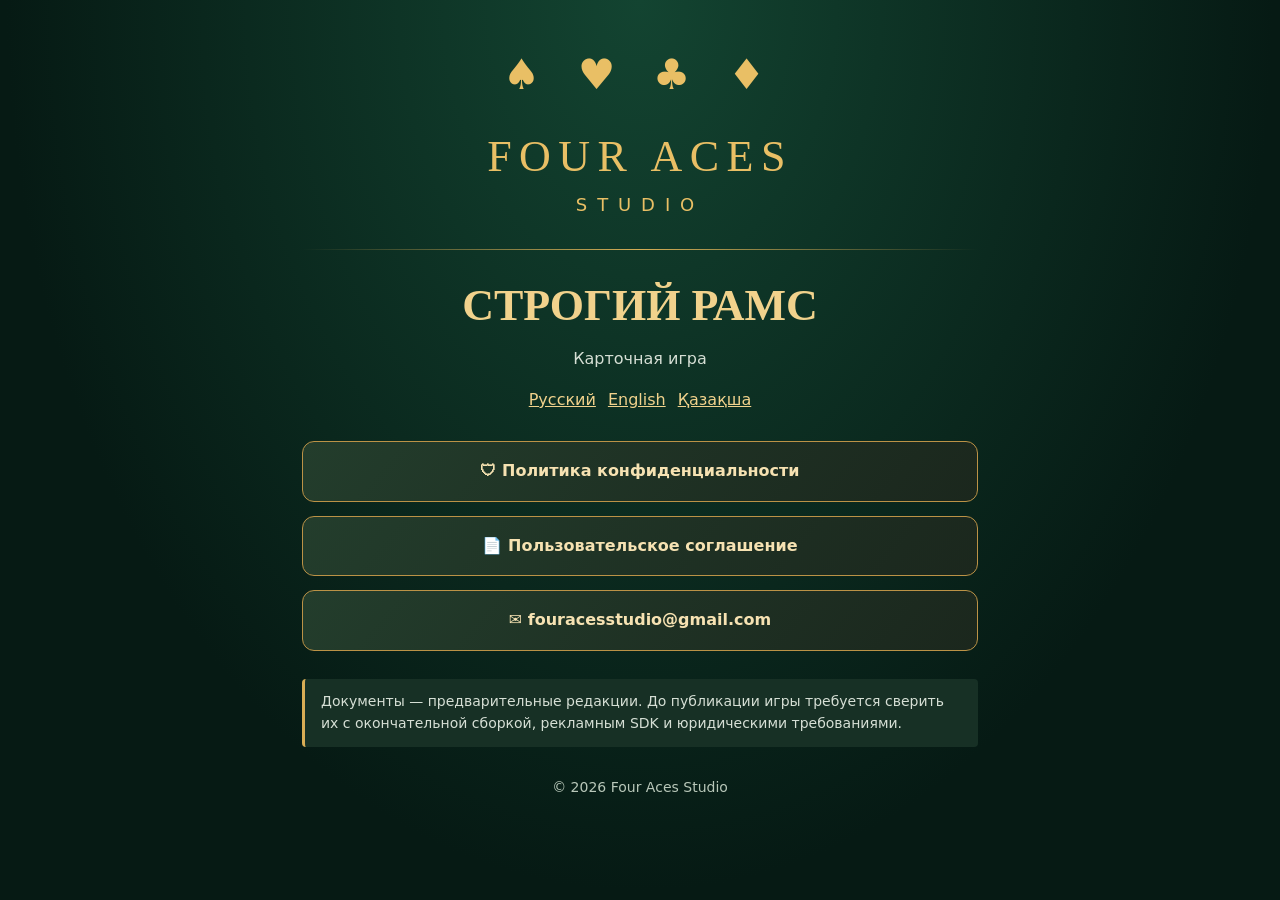
<file: index.html>
<!doctype html><html lang="ru"><head><meta charset="utf-8"><meta name="viewport" content="width=device-width,initial-scale=1"><meta name="description" content="Four Aces Studio — СТРОГИЙ РАМС"><title>Four Aces Studio — СТРОГИЙ РАМС</title><link rel="stylesheet" href="style.css"></head><body><main><div class="suits" aria-hidden="true">♠ ♥ ♣ ♦</div><div class="brand">FOUR ACES</div><div class="studio">STUDIO</div><div class="rule"></div><h1>СТРОГИЙ РАМС</h1><p>Карточная игра</p><div class="langs"><a href="index.ru.html" lang="ru">Русский</a> <a href="index.en.html" lang="en">English</a> <a href="index.kk.html" lang="kk">Қазақша</a></div><div class="links"><a href="privacy.ru.html">🛡 Политика конфиденциальности</a><a href="terms.ru.html">📄 Пользовательское соглашение</a><a href="mailto:fouracesstudio@gmail.com">✉ fouracesstudio@gmail.com</a></div><p class="notice">Документы — предварительные редакции. До публикации игры требуется сверить их с окончательной сборкой, рекламным SDK и юридическими требованиями.</p><div class="footer">© 2026 Four Aces Studio</div></main></body></html>
</file>
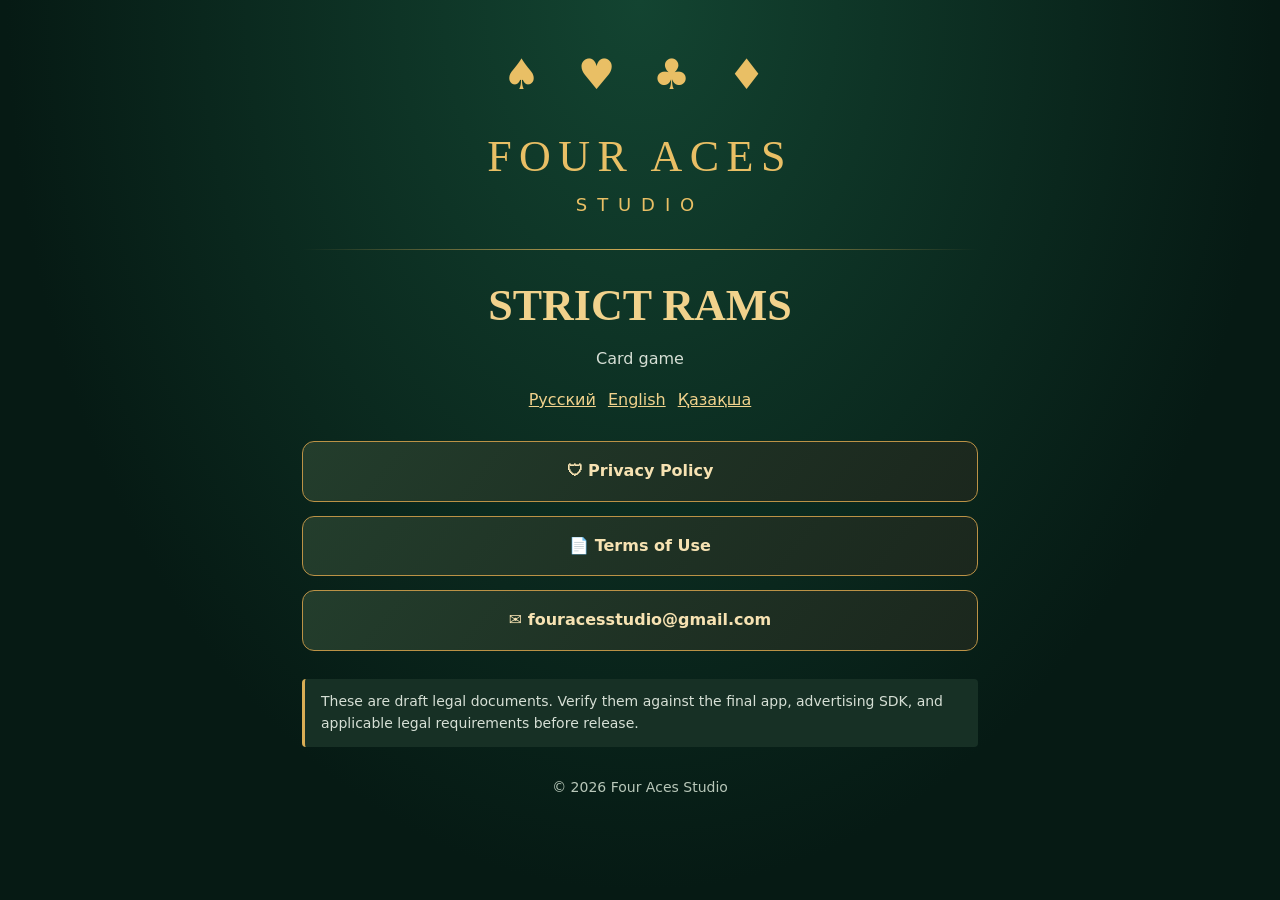
<file: index.en.html>
<!doctype html><html lang="en"><head><meta charset="utf-8"><meta name="viewport" content="width=device-width,initial-scale=1"><meta name="description" content="Four Aces Studio — STRICT RAMS"><title>Four Aces Studio — STRICT RAMS</title><link rel="stylesheet" href="style.css"></head><body><main><div class="suits" aria-hidden="true">♠ ♥ ♣ ♦</div><div class="brand">FOUR ACES</div><div class="studio">STUDIO</div><div class="rule"></div><h1>STRICT RAMS</h1><p>Card game</p><div class="langs"><a href="index.ru.html" lang="ru">Русский</a> <a href="index.en.html" lang="en">English</a> <a href="index.kk.html" lang="kk">Қазақша</a></div><div class="links"><a href="privacy.en.html">🛡 Privacy Policy</a><a href="terms.en.html">📄 Terms of Use</a><a href="mailto:fouracesstudio@gmail.com">✉ fouracesstudio@gmail.com</a></div><p class="notice">These are draft legal documents. Verify them against the final app, advertising SDK, and applicable legal requirements before release.</p><div class="footer">© 2026 Four Aces Studio</div></main></body></html>
</file>
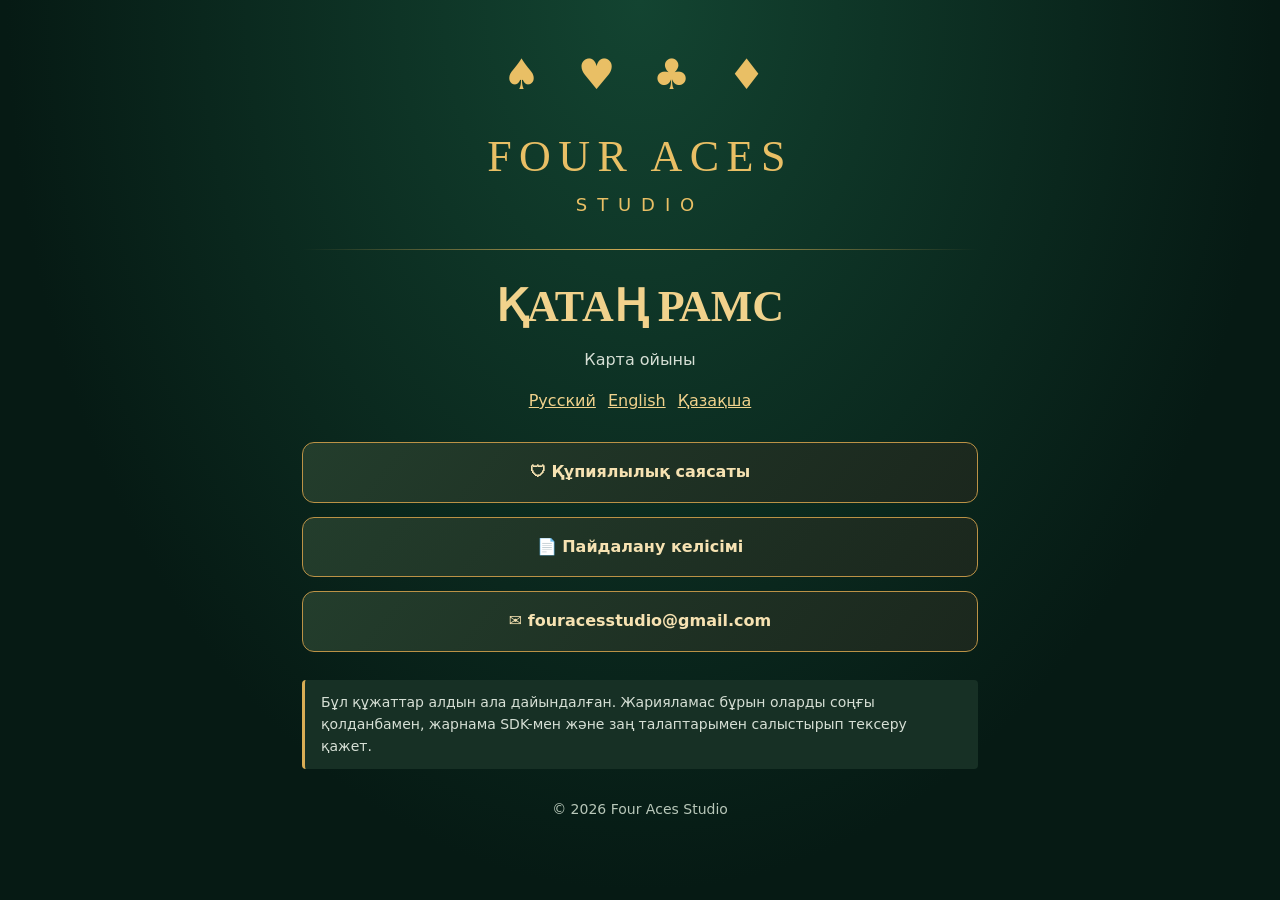
<file: index.kk.html>
<!doctype html><html lang="kk"><head><meta charset="utf-8"><meta name="viewport" content="width=device-width,initial-scale=1"><meta name="description" content="Four Aces Studio — ҚАТАҢ РАМС"><title>Four Aces Studio — ҚАТАҢ РАМС</title><link rel="stylesheet" href="style.css"></head><body><main><div class="suits" aria-hidden="true">♠ ♥ ♣ ♦</div><div class="brand">FOUR ACES</div><div class="studio">STUDIO</div><div class="rule"></div><h1>ҚАТАҢ РАМС</h1><p>Карта ойыны</p><div class="langs"><a href="index.ru.html" lang="ru">Русский</a> <a href="index.en.html" lang="en">English</a> <a href="index.kk.html" lang="kk">Қазақша</a></div><div class="links"><a href="privacy.kk.html">🛡 Құпиялылық саясаты</a><a href="terms.kk.html">📄 Пайдалану келісімі</a><a href="mailto:fouracesstudio@gmail.com">✉ fouracesstudio@gmail.com</a></div><p class="notice">Бұл құжаттар алдын ала дайындалған. Жарияламас бұрын оларды соңғы қолданбамен, жарнама SDK-мен және заң талаптарымен салыстырып тексеру қажет.</p><div class="footer">© 2026 Four Aces Studio</div></main></body></html>
</file>
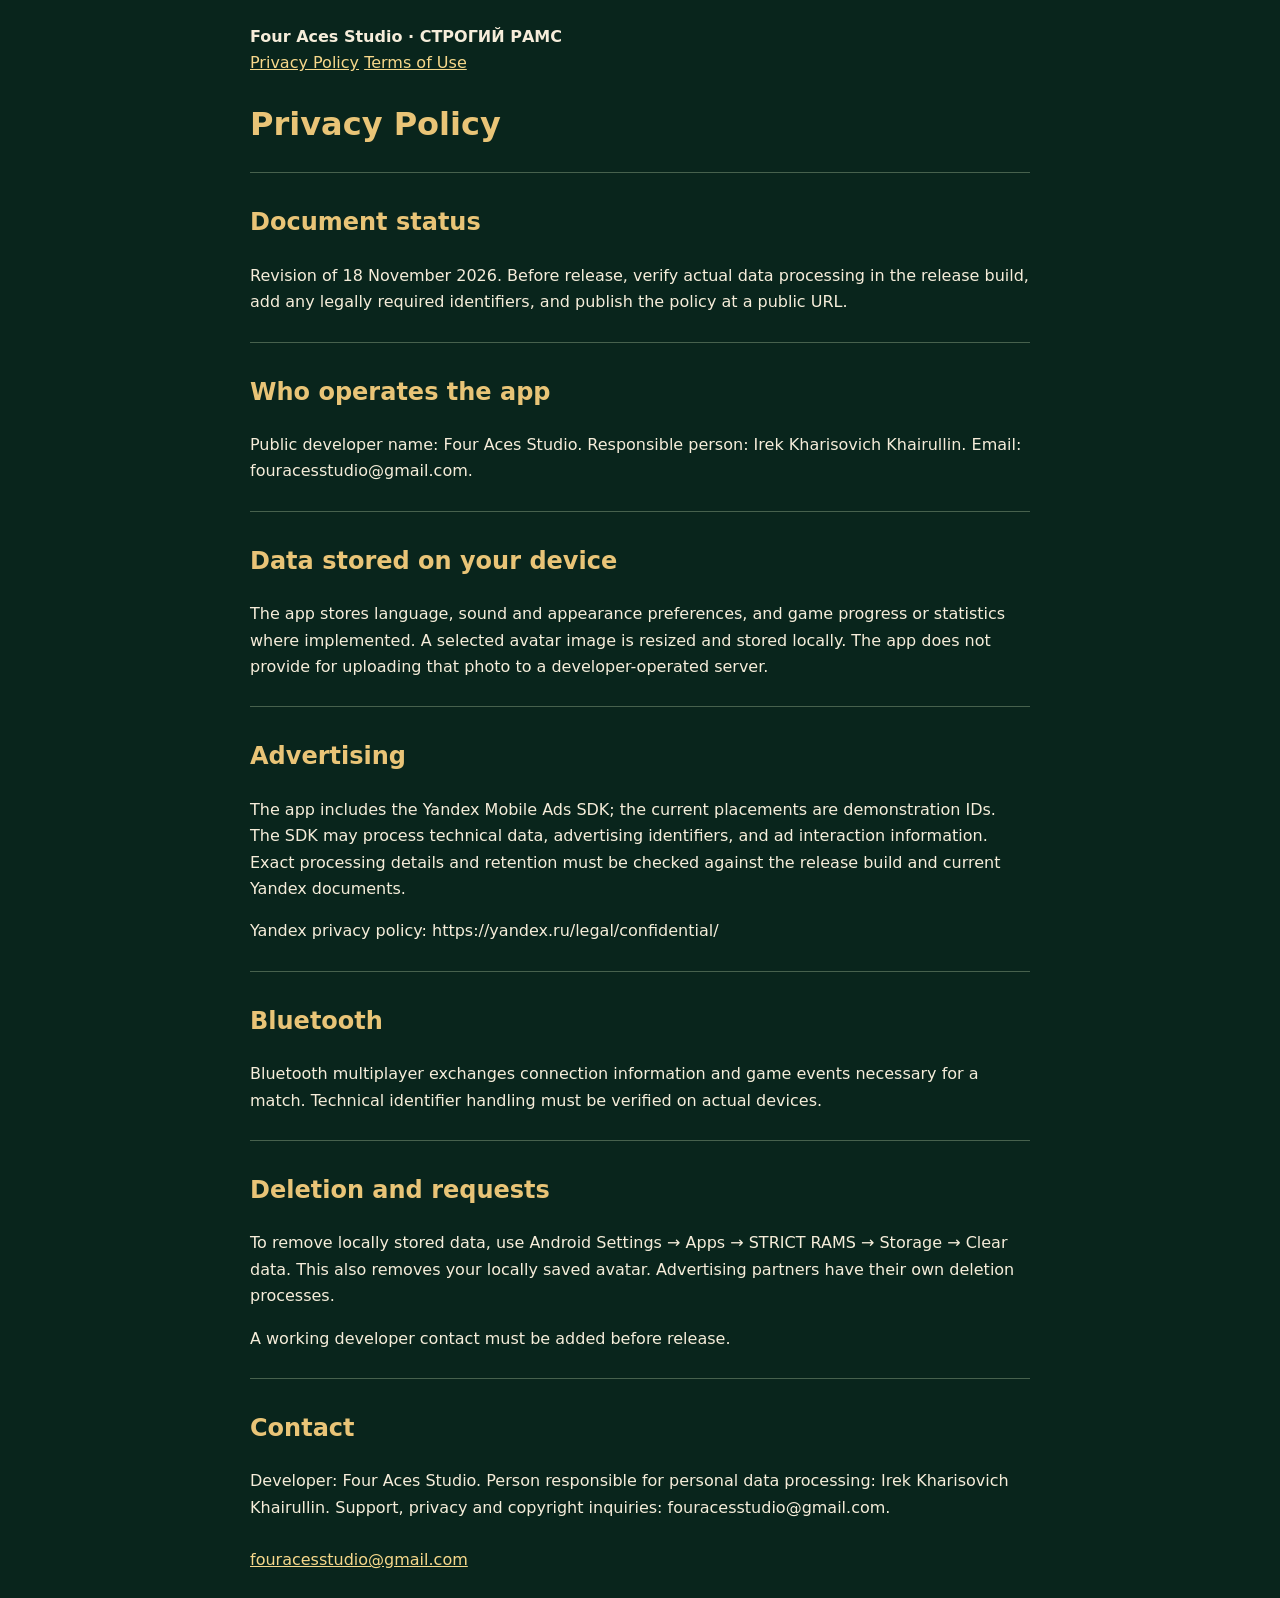
<file: privacy.en.html>
<!doctype html><html lang="en"><head><meta charset="utf-8"><meta name="viewport" content="width=device-width,initial-scale=1"><title>Privacy Policy — Four Aces Studio</title><style>body{font:16px/1.65 system-ui,sans-serif;max-width:780px;margin:auto;padding:24px;background:#09251c;color:#f6edda}h1,h2{color:#e9c477}a{color:#f7d88b}section{border-top:1px solid #47614d;padding:10px 0}</style></head><body><header><strong>Four Aces Studio · СТРОГИЙ РАМС</strong><nav><a href="privacy.en.html">Privacy Policy</a> <a href="terms.en.html">Terms of Use</a></nav></header><h1>Privacy Policy</h1><section><h2>Document status</h2><p>Revision of 18 November 2026. Before release, verify actual data processing in the release build, add any legally required identifiers, and publish the policy at a public URL.</p></section><section><h2>Who operates the app</h2><p>Public developer name: Four Aces Studio. Responsible person: Irek Kharisovich Khairullin. Email: fouracesstudio@gmail.com.</p></section><section><h2>Data stored on your device</h2><p>The app stores language, sound and appearance preferences, and game progress or statistics where implemented. A selected avatar image is resized and stored locally. The app does not provide for uploading that photo to a developer-operated server.</p></section><section><h2>Advertising</h2><p>The app includes the Yandex Mobile Ads SDK; the current placements are demonstration IDs. The SDK may process technical data, advertising identifiers, and ad interaction information. Exact processing details and retention must be checked against the release build and current Yandex documents.</p><p>Yandex privacy policy: https://yandex.ru/legal/confidential/</p></section><section><h2>Bluetooth</h2><p>Bluetooth multiplayer exchanges connection information and game events necessary for a match. Technical identifier handling must be verified on actual devices.</p></section><section><h2>Deletion and requests</h2><p>To remove locally stored data, use Android Settings → Apps → STRICT RAMS → Storage → Clear data. This also removes your locally saved avatar. Advertising partners have their own deletion processes.</p><p>A working developer contact must be added before release.</p></section><section><h2>Contact</h2><p>Developer: Four Aces Studio. Person responsible for personal data processing: Irek Kharisovich Khairullin. Support, privacy and copyright inquiries: fouracesstudio@gmail.com.</p></section><footer><a href="mailto:fouracesstudio@gmail.com">fouracesstudio@gmail.com</a></footer></body></html>
</file>
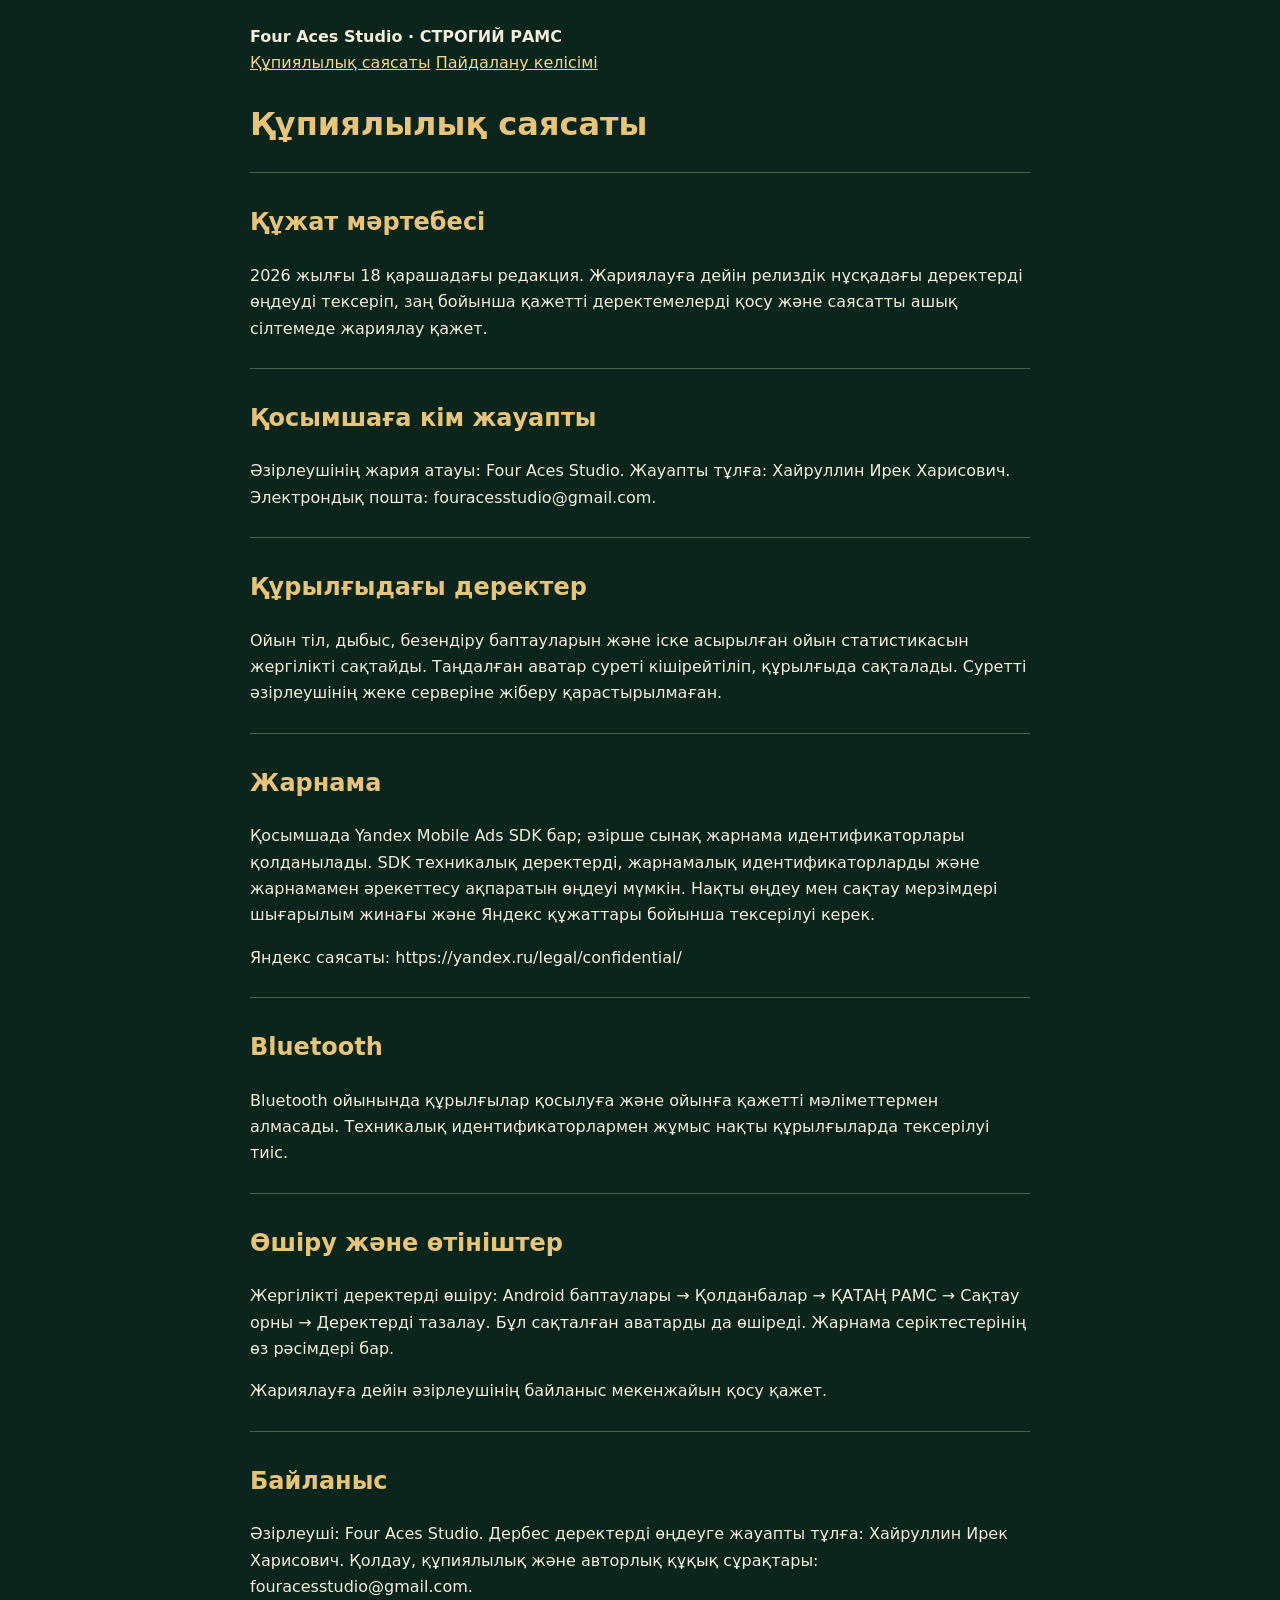
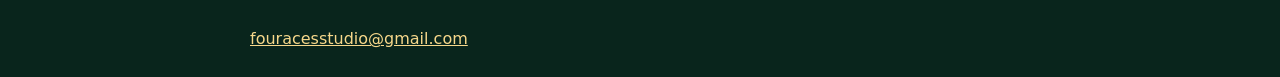
<file: privacy.kk.html>
<!doctype html><html lang="kk"><head><meta charset="utf-8"><meta name="viewport" content="width=device-width,initial-scale=1"><title>Құпиялылық саясаты — Four Aces Studio</title><style>body{font:16px/1.65 system-ui,sans-serif;max-width:780px;margin:auto;padding:24px;background:#09251c;color:#f6edda}h1,h2{color:#e9c477}a{color:#f7d88b}section{border-top:1px solid #47614d;padding:10px 0}</style></head><body><header><strong>Four Aces Studio · СТРОГИЙ РАМС</strong><nav><a href="privacy.kk.html">Құпиялылық саясаты</a> <a href="terms.kk.html">Пайдалану келісімі</a></nav></header><h1>Құпиялылық саясаты</h1><section><h2>Құжат мәртебесі</h2><p>2026 жылғы 18 қарашадағы редакция. Жариялауға дейін релиздік нұсқадағы деректерді өңдеуді тексеріп, заң бойынша қажетті деректемелерді қосу және саясатты ашық сілтемеде жариялау қажет.</p></section><section><h2>Қосымшаға кім жауапты</h2><p>Әзірлеушінің жария атауы: Four Aces Studio. Жауапты тұлға: Хайруллин Ирек Харисович. Электрондық пошта: fouracesstudio@gmail.com.</p></section><section><h2>Құрылғыдағы деректер</h2><p>Ойын тіл, дыбыс, безендіру баптауларын және іске асырылған ойын статистикасын жергілікті сақтайды. Таңдалған аватар суреті кішірейтіліп, құрылғыда сақталады. Суретті әзірлеушінің жеке серверіне жіберу қарастырылмаған.</p></section><section><h2>Жарнама</h2><p>Қосымшада Yandex Mobile Ads SDK бар; әзірше сынақ жарнама идентификаторлары қолданылады. SDK техникалық деректерді, жарнамалық идентификаторларды және жарнамамен әрекеттесу ақпаратын өңдеуі мүмкін. Нақты өңдеу мен сақтау мерзімдері шығарылым жинағы және Яндекс құжаттары бойынша тексерілуі керек.</p><p>Яндекс саясаты: https://yandex.ru/legal/confidential/</p></section><section><h2>Bluetooth</h2><p>Bluetooth ойынында құрылғылар қосылуға және ойынға қажетті мәліметтермен алмасады. Техникалық идентификаторлармен жұмыс нақты құрылғыларда тексерілуі тиіс.</p></section><section><h2>Өшіру және өтініштер</h2><p>Жергілікті деректерді өшіру: Android баптаулары → Қолданбалар → ҚАТАҢ РАМС → Сақтау орны → Деректерді тазалау. Бұл сақталған аватарды да өшіреді. Жарнама серіктестерінің өз рәсімдері бар.</p><p>Жариялауға дейін әзірлеушінің байланыс мекенжайын қосу қажет.</p></section><section><h2>Байланыс</h2><p>Әзірлеуші: Four Aces Studio. Дербес деректерді өңдеуге жауапты тұлға: Хайруллин Ирек Харисович. Қолдау, құпиялылық және авторлық құқық сұрақтары: fouracesstudio@gmail.com.</p></section><footer><a href="mailto:fouracesstudio@gmail.com">fouracesstudio@gmail.com</a></footer></body></html>
</file>
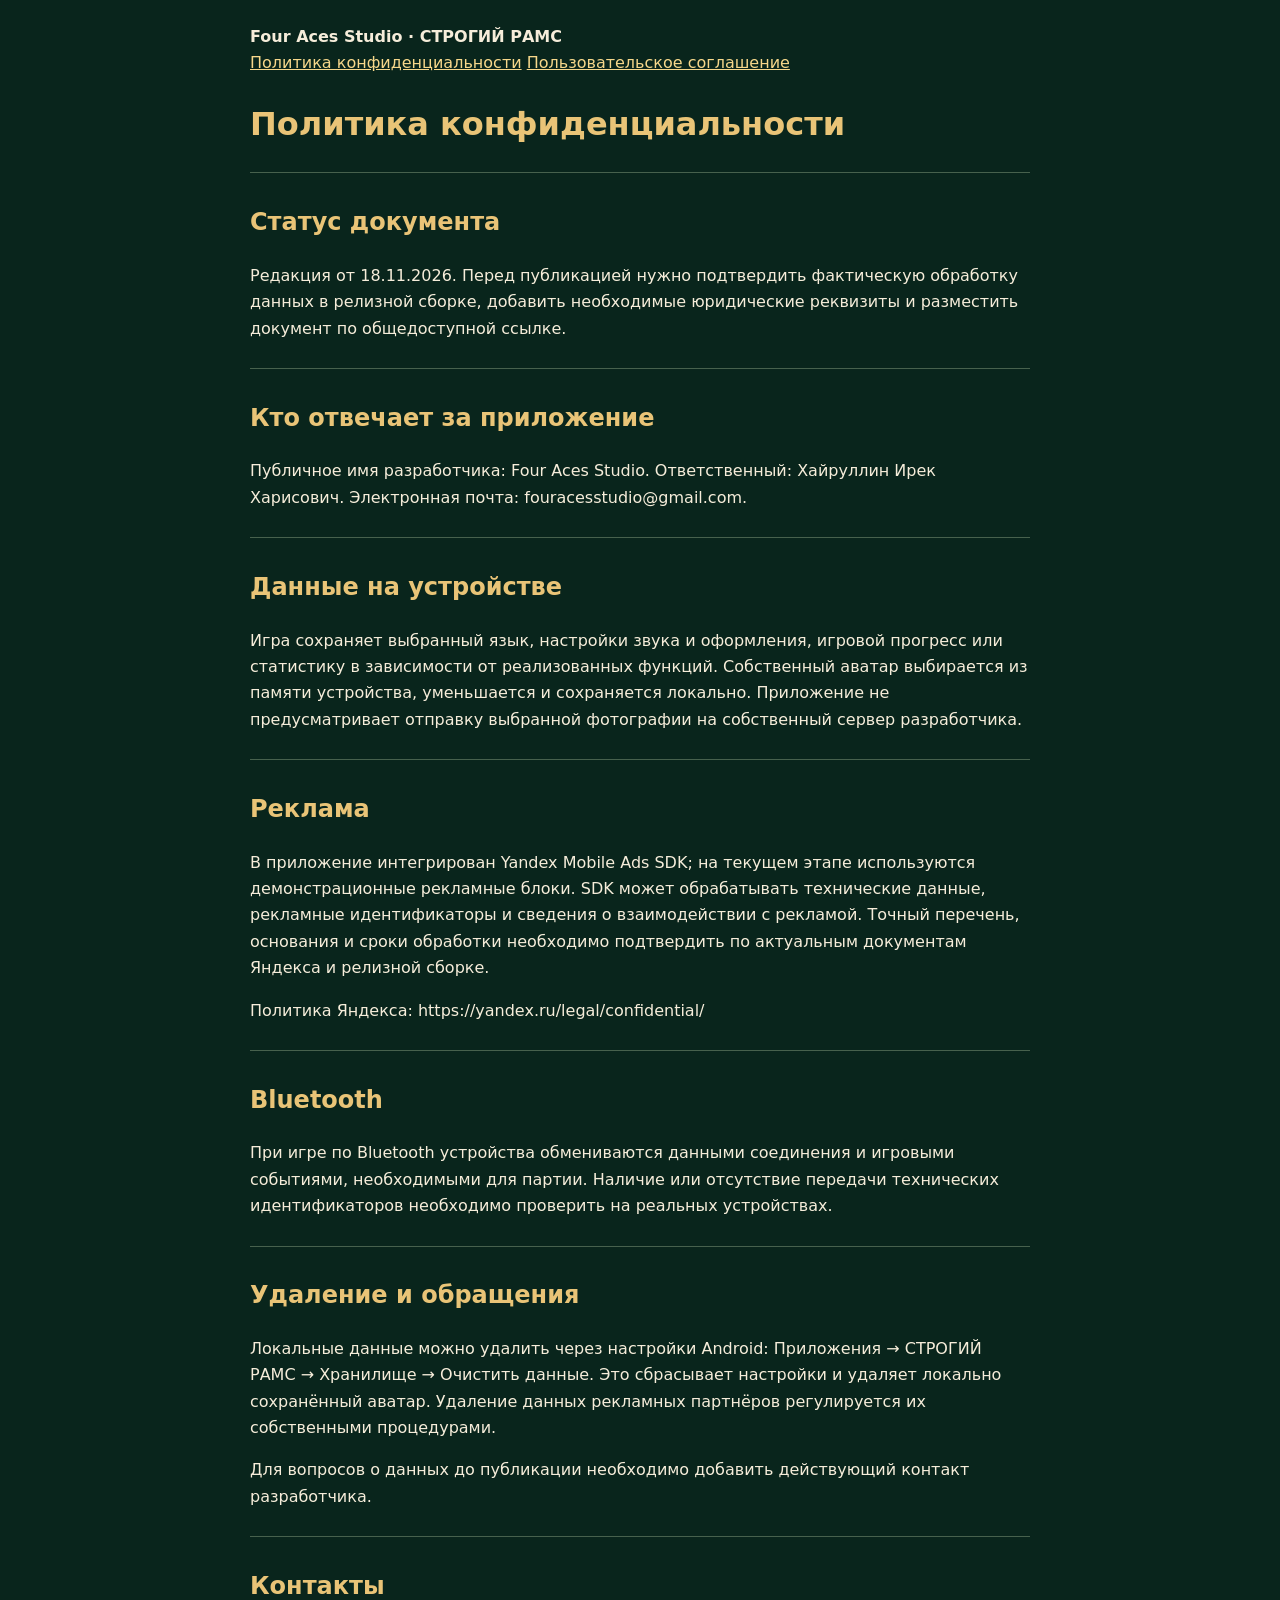
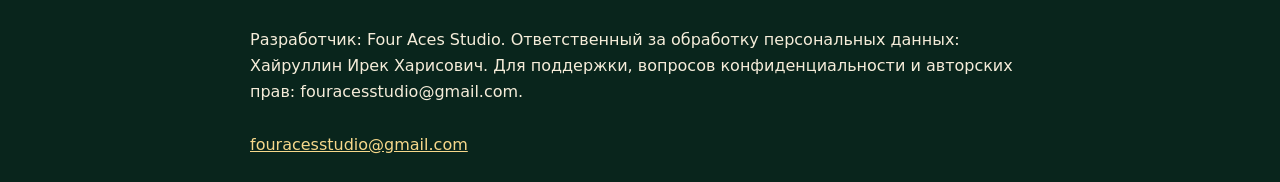
<file: privacy.ru.html>
<!doctype html><html lang="ru"><head><meta charset="utf-8"><meta name="viewport" content="width=device-width,initial-scale=1"><title>Политика конфиденциальности — Four Aces Studio</title><style>body{font:16px/1.65 system-ui,sans-serif;max-width:780px;margin:auto;padding:24px;background:#09251c;color:#f6edda}h1,h2{color:#e9c477}a{color:#f7d88b}section{border-top:1px solid #47614d;padding:10px 0}</style></head><body><header><strong>Four Aces Studio · СТРОГИЙ РАМС</strong><nav><a href="privacy.ru.html">Политика конфиденциальности</a> <a href="terms.ru.html">Пользовательское соглашение</a></nav></header><h1>Политика конфиденциальности</h1><section><h2>Статус документа</h2><p>Редакция от 18.11.2026. Перед публикацией нужно подтвердить фактическую обработку данных в релизной сборке, добавить необходимые юридические реквизиты и разместить документ по общедоступной ссылке.</p></section><section><h2>Кто отвечает за приложение</h2><p>Публичное имя разработчика: Four Aces Studio. Ответственный: Хайруллин Ирек Харисович. Электронная почта: fouracesstudio@gmail.com.</p></section><section><h2>Данные на устройстве</h2><p>Игра сохраняет выбранный язык, настройки звука и оформления, игровой прогресс или статистику в зависимости от реализованных функций. Собственный аватар выбирается из памяти устройства, уменьшается и сохраняется локально. Приложение не предусматривает отправку выбранной фотографии на собственный сервер разработчика.</p></section><section><h2>Реклама</h2><p>В приложение интегрирован Yandex Mobile Ads SDK; на текущем этапе используются демонстрационные рекламные блоки. SDK может обрабатывать технические данные, рекламные идентификаторы и сведения о взаимодействии с рекламой. Точный перечень, основания и сроки обработки необходимо подтвердить по актуальным документам Яндекса и релизной сборке.</p><p>Политика Яндекса: https://yandex.ru/legal/confidential/</p></section><section><h2>Bluetooth</h2><p>При игре по Bluetooth устройства обмениваются данными соединения и игровыми событиями, необходимыми для партии. Наличие или отсутствие передачи технических идентификаторов необходимо проверить на реальных устройствах.</p></section><section><h2>Удаление и обращения</h2><p>Локальные данные можно удалить через настройки Android: Приложения → СТРОГИЙ РАМС → Хранилище → Очистить данные. Это сбрасывает настройки и удаляет локально сохранённый аватар. Удаление данных рекламных партнёров регулируется их собственными процедурами.</p><p>Для вопросов о данных до публикации необходимо добавить действующий контакт разработчика.</p></section><section><h2>Контакты</h2><p>Разработчик: Four Aces Studio. Ответственный за обработку персональных данных: Хайруллин Ирек Харисович. Для поддержки, вопросов конфиденциальности и авторских прав: fouracesstudio@gmail.com.</p></section><footer><a href="mailto:fouracesstudio@gmail.com">fouracesstudio@gmail.com</a></footer></body></html>
</file>
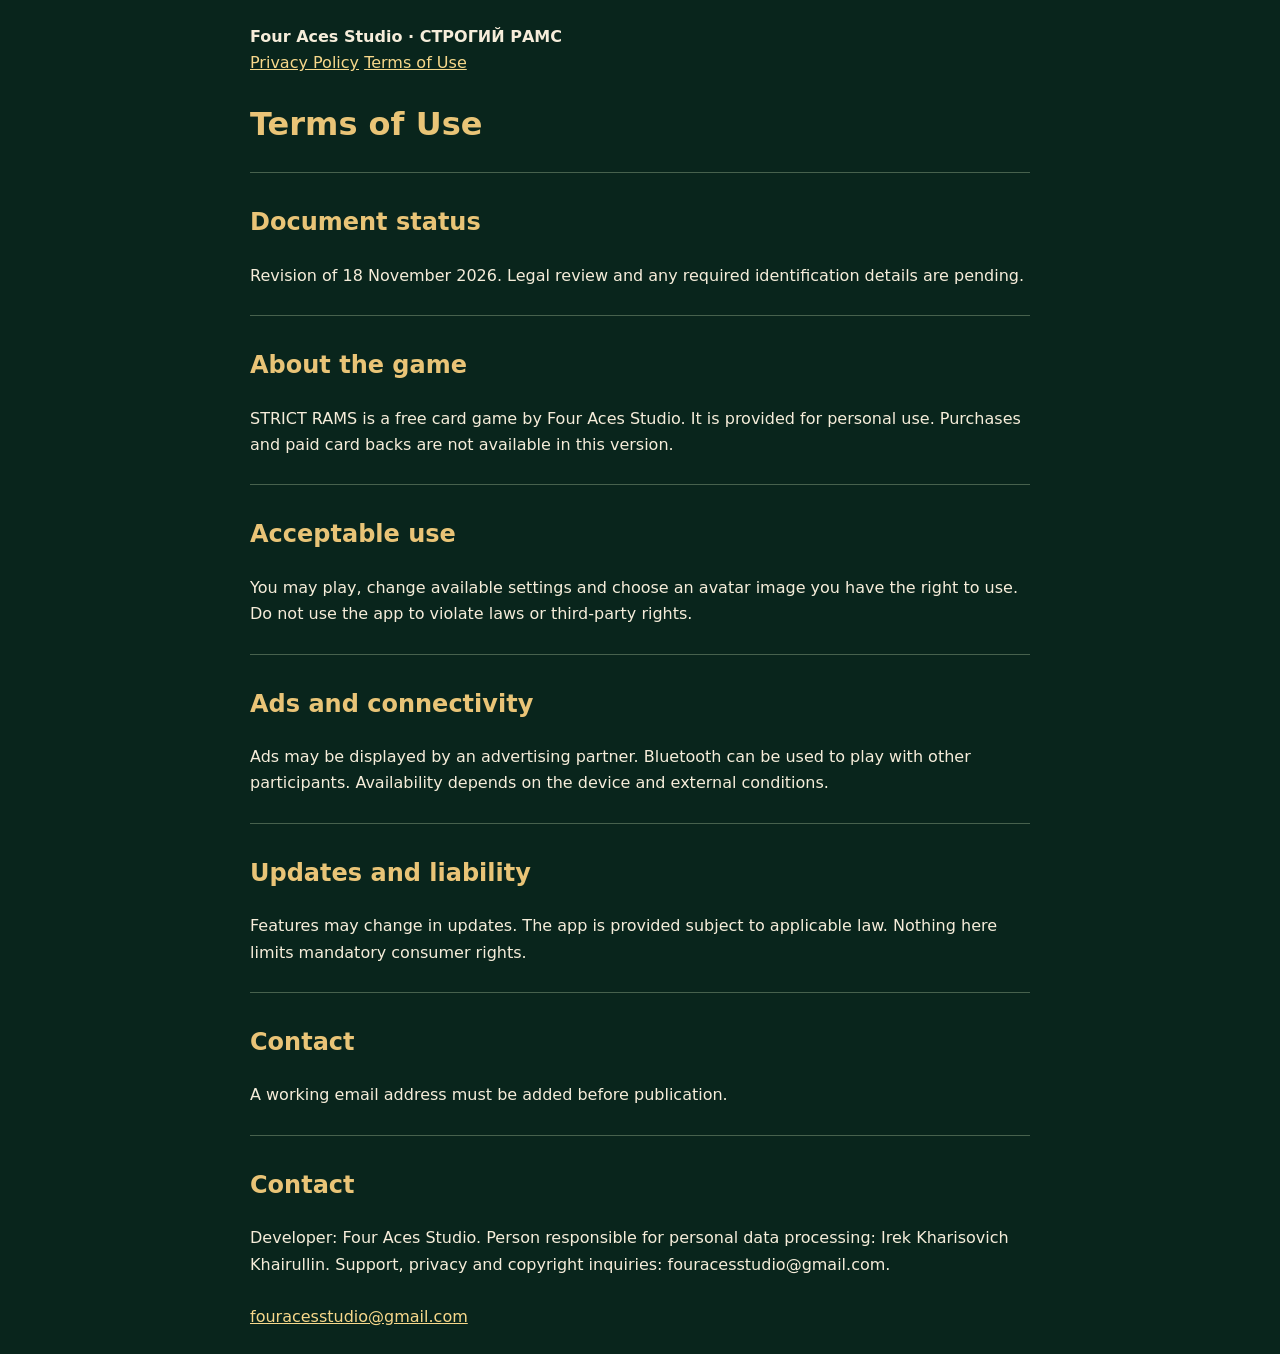
<file: terms.en.html>
<!doctype html><html lang="en"><head><meta charset="utf-8"><meta name="viewport" content="width=device-width,initial-scale=1"><title>Terms of Use — Four Aces Studio</title><style>body{font:16px/1.65 system-ui,sans-serif;max-width:780px;margin:auto;padding:24px;background:#09251c;color:#f6edda}h1,h2{color:#e9c477}a{color:#f7d88b}section{border-top:1px solid #47614d;padding:10px 0}</style></head><body><header><strong>Four Aces Studio · СТРОГИЙ РАМС</strong><nav><a href="privacy.en.html">Privacy Policy</a> <a href="terms.en.html">Terms of Use</a></nav></header><h1>Terms of Use</h1><section><h2>Document status</h2><p>Revision of 18 November 2026. Legal review and any required identification details are pending.</p></section><section><h2>About the game</h2><p>STRICT RAMS is a free card game by Four Aces Studio. It is provided for personal use. Purchases and paid card backs are not available in this version.</p></section><section><h2>Acceptable use</h2><p>You may play, change available settings and choose an avatar image you have the right to use. Do not use the app to violate laws or third-party rights.</p></section><section><h2>Ads and connectivity</h2><p>Ads may be displayed by an advertising partner. Bluetooth can be used to play with other participants. Availability depends on the device and external conditions.</p></section><section><h2>Updates and liability</h2><p>Features may change in updates. The app is provided subject to applicable law. Nothing here limits mandatory consumer rights.</p></section><section><h2>Contact</h2><p>A working email address must be added before publication.</p></section><section><h2>Contact</h2><p>Developer: Four Aces Studio. Person responsible for personal data processing: Irek Kharisovich Khairullin. Support, privacy and copyright inquiries: fouracesstudio@gmail.com.</p></section><footer><a href="mailto:fouracesstudio@gmail.com">fouracesstudio@gmail.com</a></footer></body></html>
</file>
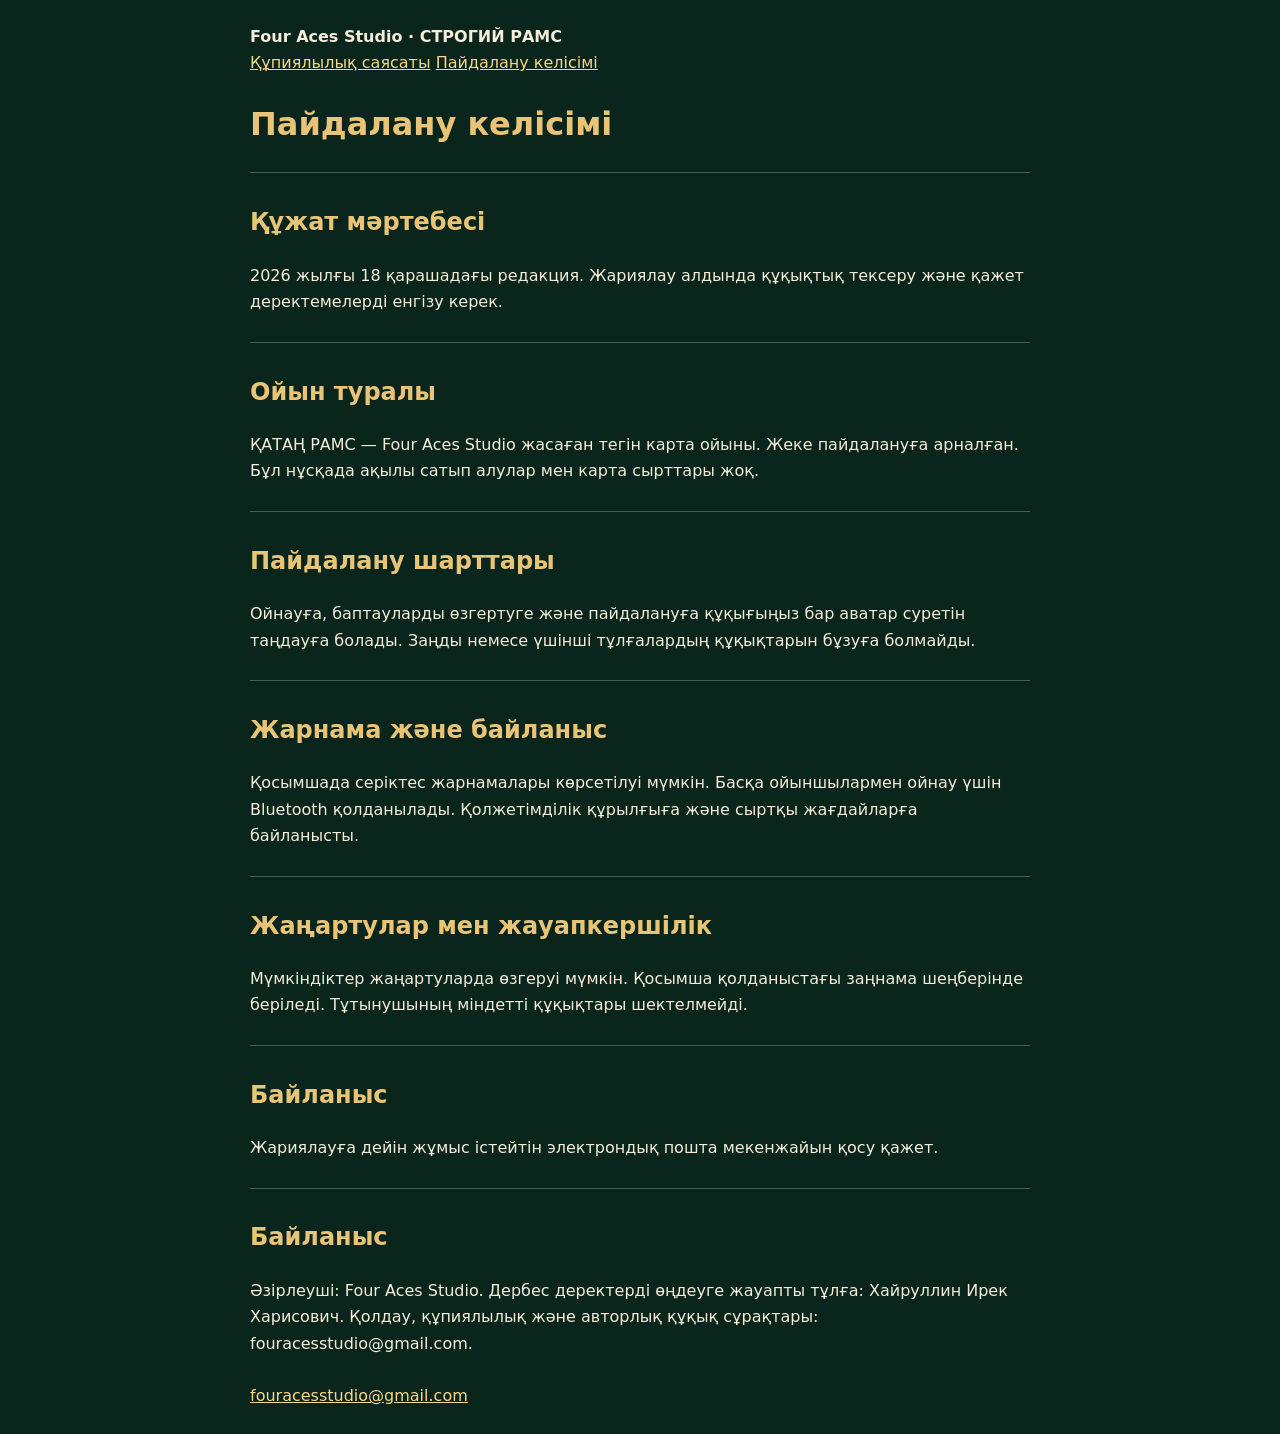
<file: terms.kk.html>
<!doctype html><html lang="kk"><head><meta charset="utf-8"><meta name="viewport" content="width=device-width,initial-scale=1"><title>Пайдалану келісімі — Four Aces Studio</title><style>body{font:16px/1.65 system-ui,sans-serif;max-width:780px;margin:auto;padding:24px;background:#09251c;color:#f6edda}h1,h2{color:#e9c477}a{color:#f7d88b}section{border-top:1px solid #47614d;padding:10px 0}</style></head><body><header><strong>Four Aces Studio · СТРОГИЙ РАМС</strong><nav><a href="privacy.kk.html">Құпиялылық саясаты</a> <a href="terms.kk.html">Пайдалану келісімі</a></nav></header><h1>Пайдалану келісімі</h1><section><h2>Құжат мәртебесі</h2><p>2026 жылғы 18 қарашадағы редакция. Жариялау алдында құқықтық тексеру және қажет деректемелерді енгізу керек.</p></section><section><h2>Ойын туралы</h2><p>ҚАТАҢ РАМС — Four Aces Studio жасаған тегін карта ойыны. Жеке пайдалануға арналған. Бұл нұсқада ақылы сатып алулар мен карта сырттары жоқ.</p></section><section><h2>Пайдалану шарттары</h2><p>Ойнауға, баптауларды өзгертуге және пайдалануға құқығыңыз бар аватар суретін таңдауға болады. Заңды немесе үшінші тұлғалардың құқықтарын бұзуға болмайды.</p></section><section><h2>Жарнама және байланыс</h2><p>Қосымшада серіктес жарнамалары көрсетілуі мүмкін. Басқа ойыншылармен ойнау үшін Bluetooth қолданылады. Қолжетімділік құрылғыға және сыртқы жағдайларға байланысты.</p></section><section><h2>Жаңартулар мен жауапкершілік</h2><p>Мүмкіндіктер жаңартуларда өзгеруі мүмкін. Қосымша қолданыстағы заңнама шеңберінде беріледі. Тұтынушының міндетті құқықтары шектелмейді.</p></section><section><h2>Байланыс</h2><p>Жариялауға дейін жұмыс істейтін электрондық пошта мекенжайын қосу қажет.</p></section><section><h2>Байланыс</h2><p>Әзірлеуші: Four Aces Studio. Дербес деректерді өңдеуге жауапты тұлға: Хайруллин Ирек Харисович. Қолдау, құпиялылық және авторлық құқық сұрақтары: fouracesstudio@gmail.com.</p></section><footer><a href="mailto:fouracesstudio@gmail.com">fouracesstudio@gmail.com</a></footer></body></html>
</file>
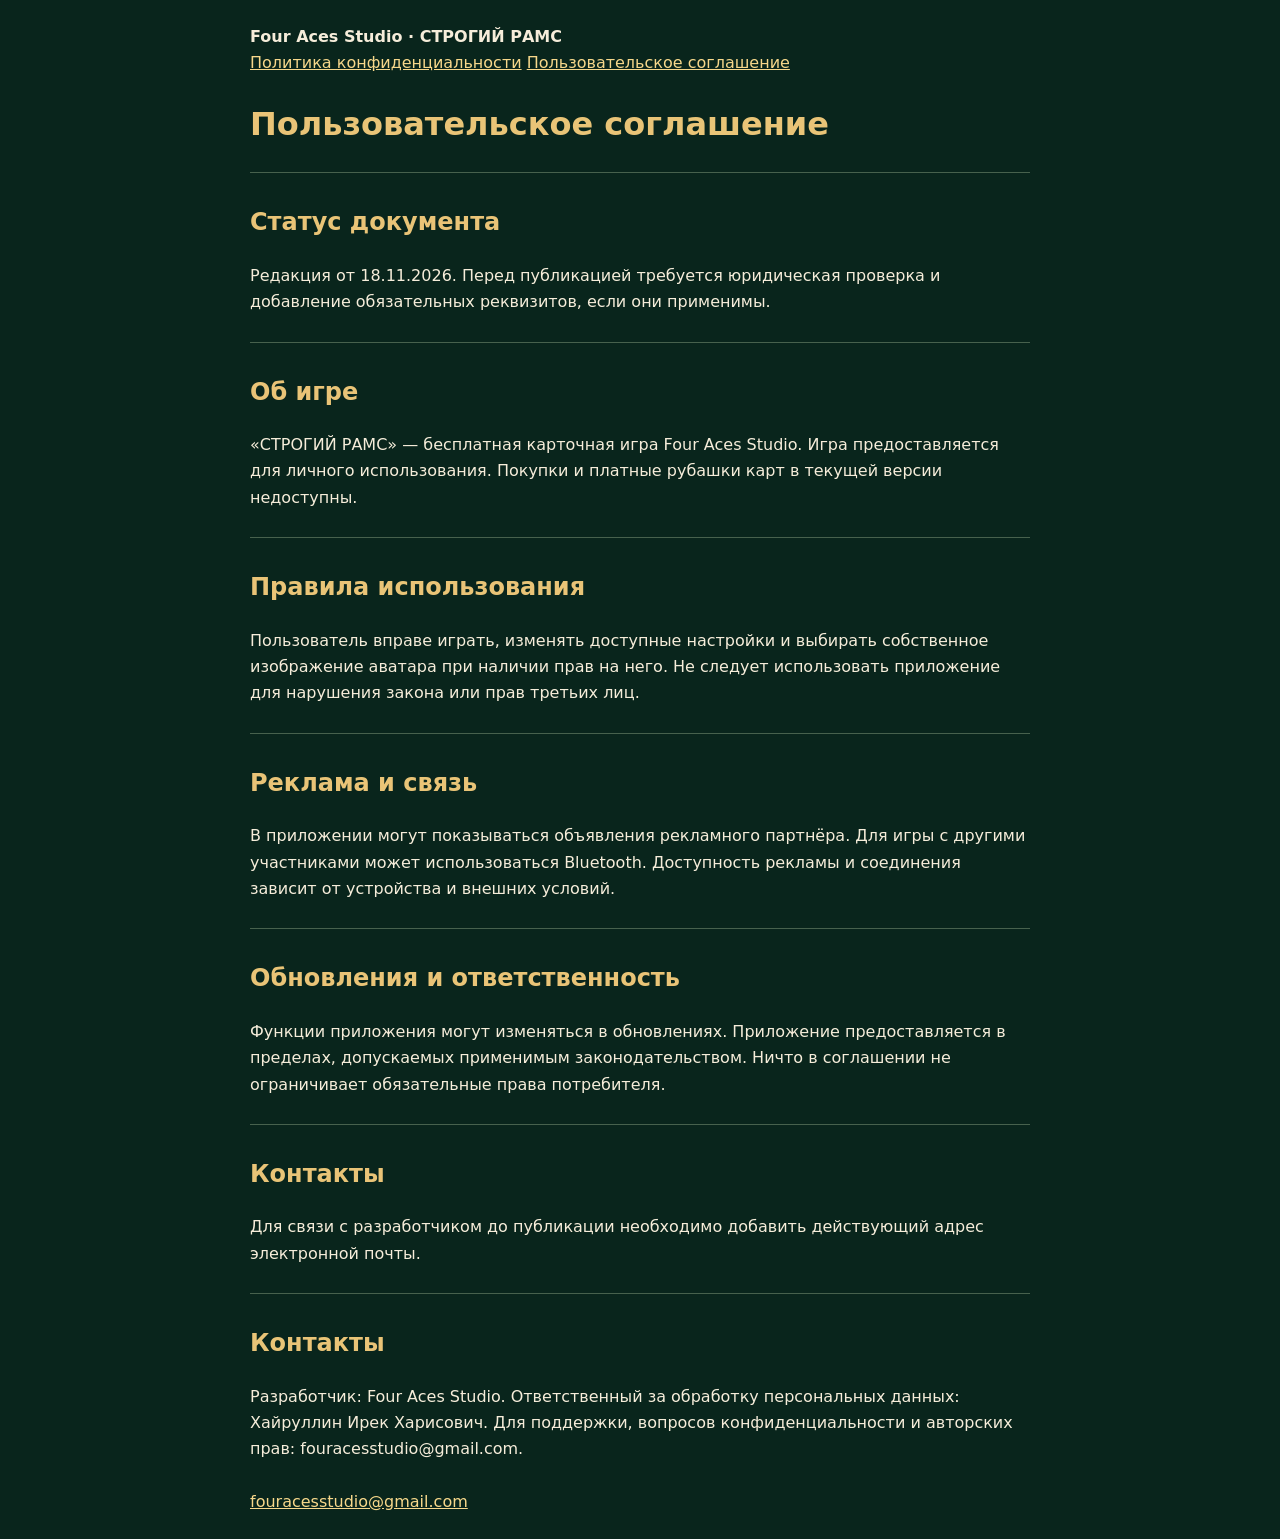
<file: terms.ru.html>
<!doctype html><html lang="ru"><head><meta charset="utf-8"><meta name="viewport" content="width=device-width,initial-scale=1"><title>Пользовательское соглашение — Four Aces Studio</title><style>body{font:16px/1.65 system-ui,sans-serif;max-width:780px;margin:auto;padding:24px;background:#09251c;color:#f6edda}h1,h2{color:#e9c477}a{color:#f7d88b}section{border-top:1px solid #47614d;padding:10px 0}</style></head><body><header><strong>Four Aces Studio · СТРОГИЙ РАМС</strong><nav><a href="privacy.ru.html">Политика конфиденциальности</a> <a href="terms.ru.html">Пользовательское соглашение</a></nav></header><h1>Пользовательское соглашение</h1><section><h2>Статус документа</h2><p>Редакция от 18.11.2026. Перед публикацией требуется юридическая проверка и добавление обязательных реквизитов, если они применимы.</p></section><section><h2>Об игре</h2><p>«СТРОГИЙ РАМС» — бесплатная карточная игра Four Aces Studio. Игра предоставляется для личного использования. Покупки и платные рубашки карт в текущей версии недоступны.</p></section><section><h2>Правила использования</h2><p>Пользователь вправе играть, изменять доступные настройки и выбирать собственное изображение аватара при наличии прав на него. Не следует использовать приложение для нарушения закона или прав третьих лиц.</p></section><section><h2>Реклама и связь</h2><p>В приложении могут показываться объявления рекламного партнёра. Для игры с другими участниками может использоваться Bluetooth. Доступность рекламы и соединения зависит от устройства и внешних условий.</p></section><section><h2>Обновления и ответственность</h2><p>Функции приложения могут изменяться в обновлениях. Приложение предоставляется в пределах, допускаемых применимым законодательством. Ничто в соглашении не ограничивает обязательные права потребителя.</p></section><section><h2>Контакты</h2><p>Для связи с разработчиком до публикации необходимо добавить действующий адрес электронной почты.</p></section><section><h2>Контакты</h2><p>Разработчик: Four Aces Studio. Ответственный за обработку персональных данных: Хайруллин Ирек Харисович. Для поддержки, вопросов конфиденциальности и авторских прав: fouracesstudio@gmail.com.</p></section><footer><a href="mailto:fouracesstudio@gmail.com">fouracesstudio@gmail.com</a></footer></body></html>
</file>
<file: style.css>
*{box-sizing:border-box}body{margin:0;min-height:100vh;background:radial-gradient(ellipse at top,#134431,#061a14 70%);color:#f6efdf;font:16px/1.55 system-ui,-apple-system,sans-serif}main{max-width:720px;margin:auto;padding:42px 22px 70px;text-align:center}.suits{font-size:42px;letter-spacing:12px;color:#e9bf65}.brand{color:#e9bf65;letter-spacing:.17em;font-size:clamp(24px,7vw,44px);font-family:Georgia,serif;margin:16px 0 0}.studio{font-size:18px;letter-spacing:.55em;color:#e9bf65}.rule{height:1px;background:linear-gradient(90deg,transparent,#d4ac55,transparent);margin:30px 0}h1{font:700 clamp(30px,8vw,44px) Georgia,serif;color:#f1d28c;margin:14px 0}p{color:#d6dfd5}.links{display:grid;gap:14px;margin:28px 0}.links a{display:block;padding:17px 18px;border:1px solid #bb9246;border-radius:12px;color:#f6e2b2;background:linear-gradient(130deg,#233d2c,#1b271d);text-decoration:none;font-weight:600}.links a:focus,.links a:hover{background:#334b33}.langs{display:flex;justify-content:center;gap:12px;flex-wrap:wrap}.langs a{color:#f1d28c}.notice{border-left:3px solid #d9ad55;text-align:left;padding:12px 16px;background:#173025;border-radius:4px;font-size:14px}.footer{margin-top:30px;color:#b8c7b9;font-size:14px}.footer a{color:#f1d28c}
</file>
